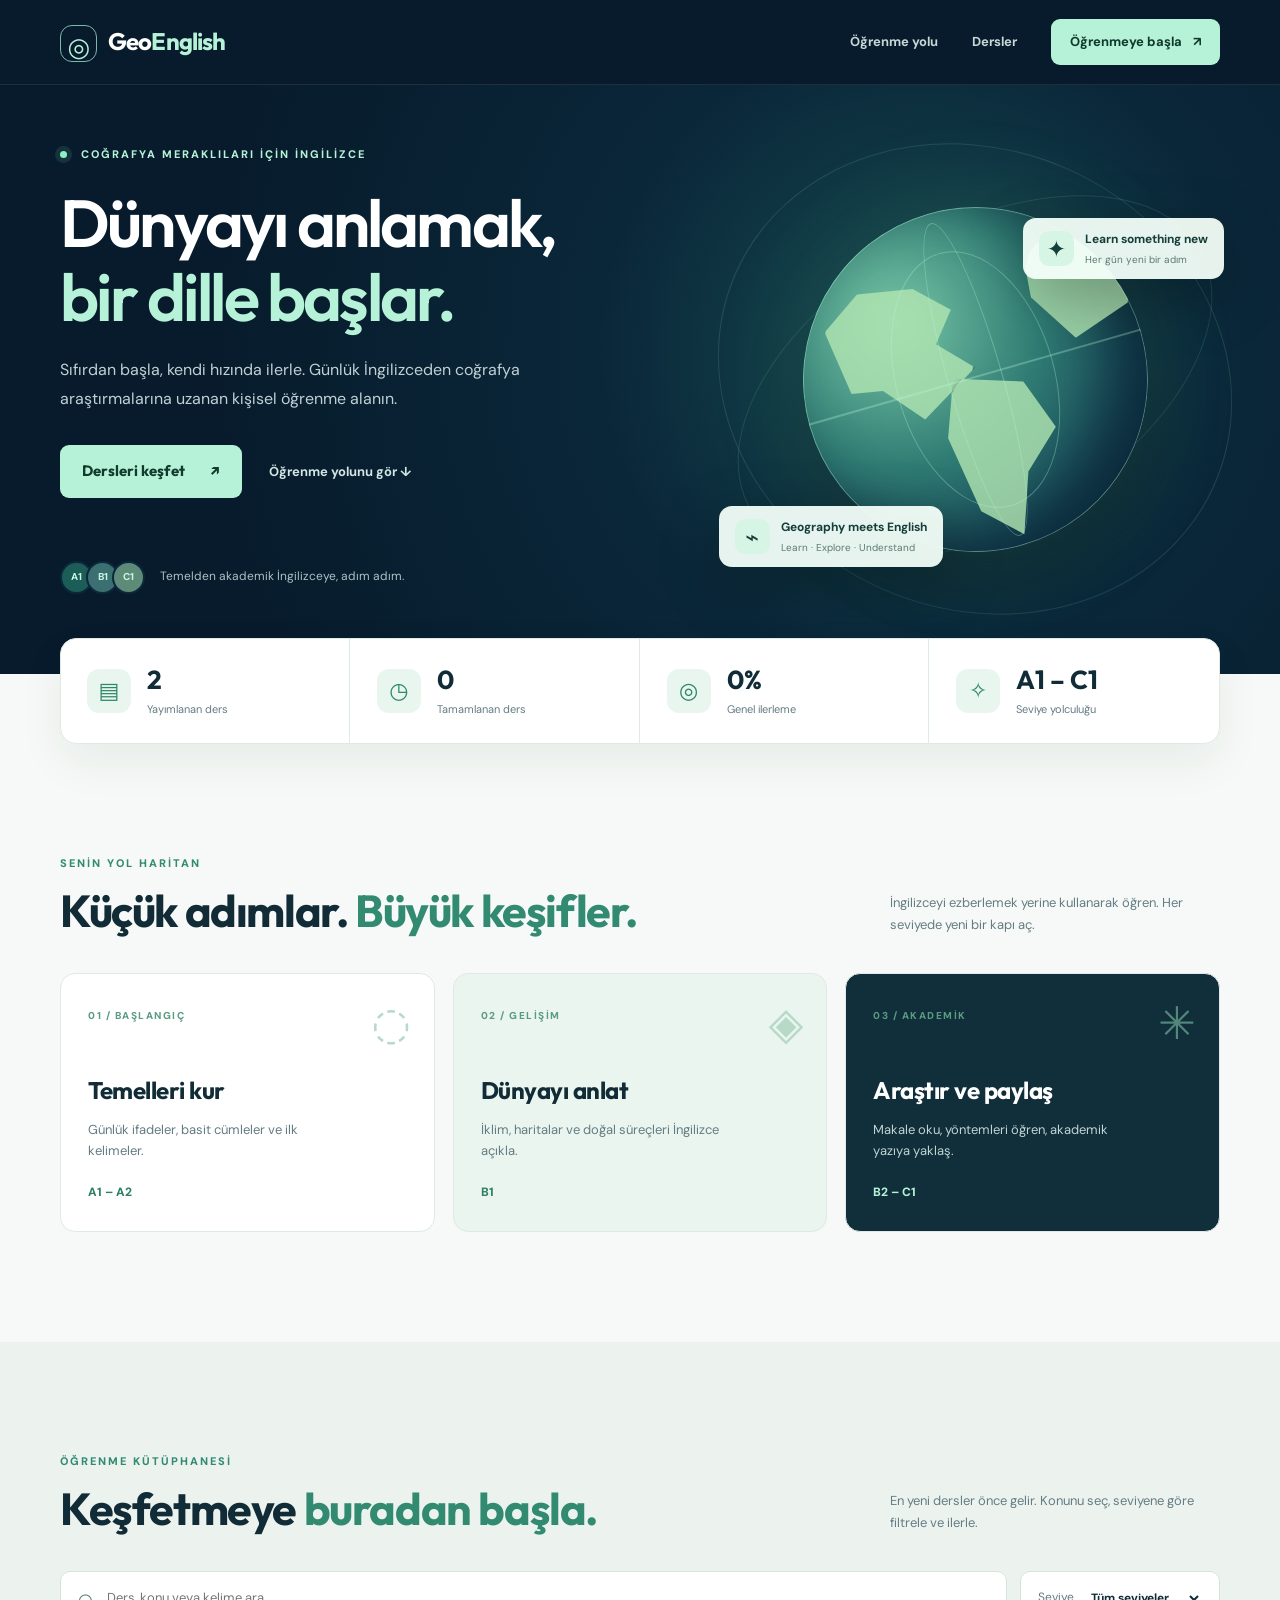
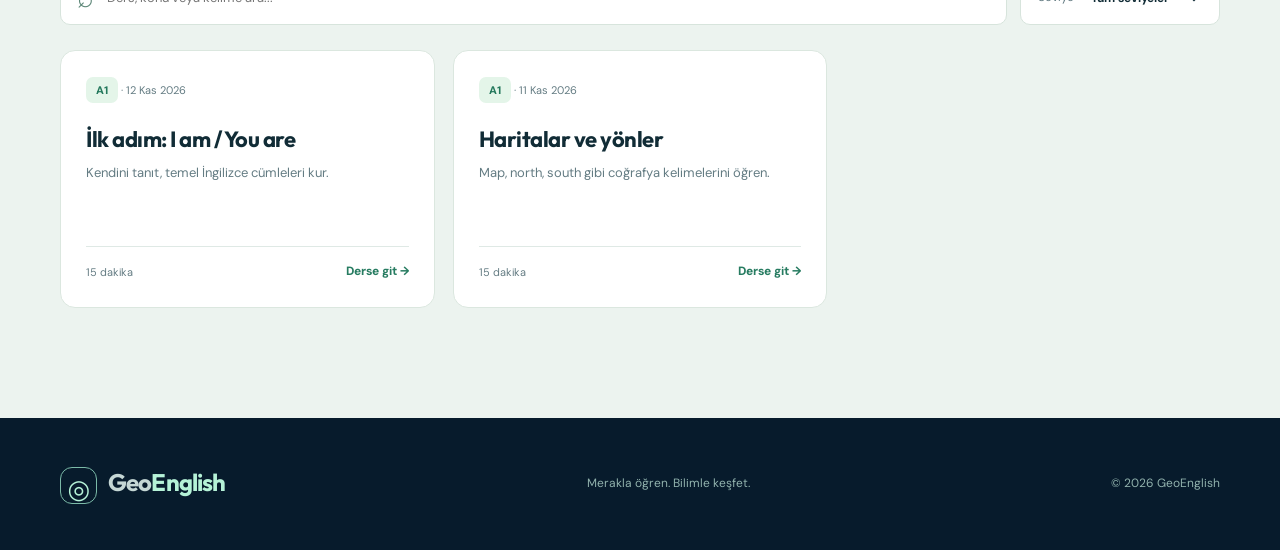
<file: index.html>
<!doctype html>
<html lang="tr"><head><meta charset="utf-8"><meta name="viewport" content="width=device-width,initial-scale=1"><meta name="theme-color" content="#071b2c"><meta name="description" content="GeoEnglish: A1'den akademik coğrafya İngilizcesine kişisel öğrenme platformu."><title>GeoEnglish | İngilizceyle dünyayı keşfet</title><link rel="stylesheet" href="css/style.css"><script defer src="js/app.js"></script></head>
<body data-page="home"><header class="site-header"><nav class="wrap nav"><a class="logo" href="index.html" aria-label="GeoEnglish ana sayfa"><span class="logo-mark">◎</span> Geo<span>English</span></a><div class="nav-right"><a href="#path">Öğrenme yolu</a><a href="#lessons">Dersler</a><a class="nav-cta" href="#lessons">Öğrenmeye başla <span>↗</span></a></div></nav></header>
<main><section class="hero"><div class="wrap hero-layout"><div class="hero-copy"><div class="eyebrow"><span class="pulse-dot"></span> COĞRAFYA MERAKLILARI İÇİN İNGİLİZCE</div><h1>Dünyayı anlamak,<br><em>bir dille başlar.</em></h1><p>Sıfırdan başla, kendi hızında ilerle. Günlük İngilizceden coğrafya araştırmalarına uzanan kişisel öğrenme alanın.</p><div class="hero-actions"><a class="button" href="#lessons">Dersleri keşfet <span>↗</span></a><a class="ghost-link" href="#path">Öğrenme yolunu gör <span>↓</span></a></div><div class="hero-foot"><div class="avatars"><span>A1</span><span>B1</span><span>C1</span></div><span>Temelden akademik İngilizceye, adım adım.</span></div></div><div class="hero-visual" aria-hidden="true"><div class="orbit orbit-one"></div><div class="orbit orbit-two"></div><div class="globe"><div class="globe-line l1"></div><div class="globe-line l2"></div><div class="globe-line l3"></div><span class="continent continent-a"></span><span class="continent continent-b"></span><span class="continent continent-c"></span></div><div class="float-note note-top"><span>✦</span><div><strong>Learn something new</strong><small>Her gün yeni bir adım</small></div></div><div class="float-note note-bottom"><span>⌁</span><div><strong>Geography meets English</strong><small>Learn · Explore · Understand</small></div></div></div></div></section>
<section class="wrap metrics" aria-label="Öğrenme istatistikleri"><div><span class="metric-icon">▤</span><div><strong id="count">—</strong><small>Yayımlanan ders</small></div></div><div><span class="metric-icon">◷</span><div><strong id="completed">0</strong><small>Tamamlanan ders</small></div></div><div><span class="metric-icon">◎</span><div><strong id="progress-percent">0%</strong><small>Genel ilerleme</small></div></div><div><span class="metric-icon">✧</span><div><strong>A1 – C1</strong><small>Seviye yolculuğu</small></div></div></section>
<section class="wrap section path-section" id="path"><div class="section-intro"><div><div class="eyebrow">SENİN YOL HARİTAN</div><h2>Küçük adımlar. <span>Büyük keşifler.</span></h2></div><p>İngilizceyi ezberlemek yerine kullanarak öğren. Her seviyede yeni bir kapı aç.</p></div><div class="path-grid"><div class="path-card"><span class="path-index">01 / BAŞLANGIÇ</span><span class="path-symbol">◌</span><h3>Temelleri kur</h3><p>Günlük ifadeler, basit cümleler ve ilk kelimeler.</p><span class="path-level">A1 – A2</span></div><div class="path-card"><span class="path-index">02 / GELİŞİM</span><span class="path-symbol">◈</span><h3>Dünyayı anlat</h3><p>İklim, haritalar ve doğal süreçleri İngilizce açıkla.</p><span class="path-level">B1</span></div><div class="path-card"><span class="path-index">03 / AKADEMİK</span><span class="path-symbol">✳</span><h3>Araştır ve paylaş</h3><p>Makale oku, yöntemleri öğren, akademik yazıya yaklaş.</p><span class="path-level">B2 – C1</span></div></div></section>
<section class="lesson-section" id="lessons"><div class="wrap section"><div class="section-intro"><div><div class="eyebrow">ÖĞRENME KÜTÜPHANESİ</div><h2>Keşfetmeye <span>buradan başla.</span></h2></div><p>En yeni dersler önce gelir. Konunu seç, seviyene göre filtrele ve ilerle.</p></div><div class="filters"><label class="search-box"><span aria-hidden="true">⌕</span><input id="search" type="search" placeholder="Ders, konu veya kelime ara..." aria-label="Ders ara"></label><label class="select-box"><span>Seviye</span><select id="level" aria-label="Seviye seç"><option value="all">Tüm seviyeler</option><option>A1</option><option>A2</option><option>B1</option><option>B2</option><option>C1</option></select></label></div><p id="status" class="status" role="status">Dersler yükleniyor...</p><div id="cards" class="cards"></div></div></section></main>
<footer><div class="wrap footer-inner"><a class="logo" href="index.html"><span class="logo-mark">◎</span> Geo<span>English</span></a><p>Merakla öğren. Bilimle keşfet.</p><small>© <span id="year">2026</span> GeoEnglish</small></div></footer></body></html>
</file>
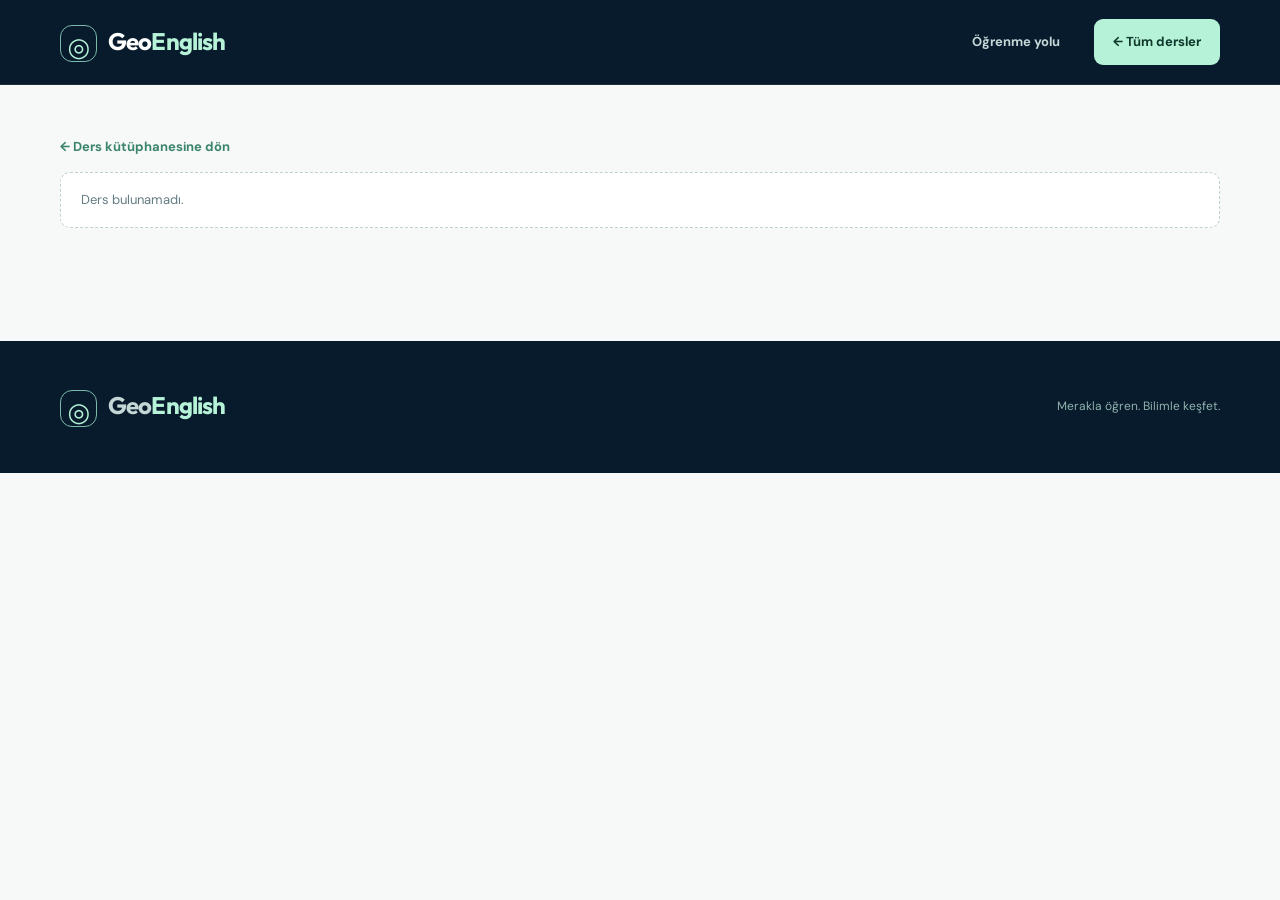
<file: lesson.html>
<!doctype html><html lang="tr"><head><meta charset="utf-8"><meta name="viewport" content="width=device-width,initial-scale=1"><meta name="theme-color" content="#071b2c"><title>Ders | GeoEnglish</title><link rel="stylesheet" href="css/style.css"><script defer src="js/app.js"></script></head><body data-page="lesson"><header class="site-header"><nav class="wrap nav"><a class="logo" href="index.html"><span class="logo-mark">◎</span> Geo<span>English</span></a><div class="nav-right"><a href="index.html#path">Öğrenme yolu</a><a class="nav-cta" href="index.html#lessons">← Tüm dersler</a></div></nav></header><main class="wrap detail"><a class="back-link" href="index.html#lessons">← Ders kütüphanesine dön</a><p id="status" class="status" role="status">Ders yükleniyor...</p><article id="article" hidden><div class="lesson-intro"><div class="eyebrow" id="meta"></div><h1 id="title"></h1><p id="description"></p><div class="lesson-pills"><span>◷ Yaklaşık 15 dakika</span><span>✦ İnteraktif alıştırmalar</span></div></div><div class="lesson-layout"><div class="lesson-main"><section class="panel"><div class="eyebrow">01 · KONU ANLATIMI</div><h2>Birlikte öğrenelim</h2><div id="content" class="article-text"></div></section><section class="panel"><div class="eyebrow">02 · KELİME KARTLARI</div><h2>Yeni kelimeler</h2><p class="muted">Her yeni kelime, dünyayı anlatmanın başka bir yolu.</p><div id="vocab" class="vocab"></div></section><section class="panel"><div class="eyebrow">03 · PRATİK</div><h2>Cümlelerle pekiştir</h2><div id="examples"></div><button id="listen" class="secondary" type="button">♫ İngilizce örnekleri dinle</button></section><section class="panel"><div class="eyebrow">04 · BİLGİNİ SINА</div><h2>Mini sınav</h2><p class="muted">Doğru cevabı seç, sonra sonuçlarını kontrol et.</p><form id="quiz"><div id="questions"></div><button class="button" type="submit">Cevapları kontrol et ↗</button></form><div id="result" role="status" aria-live="polite"></div></section><div class="lesson-bottom"><button id="finish" class="secondary" type="button">✓ Dersi tamamladım</button><a class="ghost-link" href="index.html#lessons">Diğer dersleri keşfet →</a></div></div><aside class="lesson-sidebar"><div class="side-card"><span class="eyebrow">ÖĞRENME NOTU</span><h3>Az ama düzenli.</h3><p>Bir konuyu bitirdikten sonra örnek cümleleri sesli tekrar et. Yeni kelimelerle kendi cümleni kurmayı dene.</p><div class="side-divider"></div><span class="side-small">GeoEnglish · Kendi hızında öğren</span></div></aside></div></article></main><footer><div class="wrap footer-inner"><a class="logo" href="index.html"><span class="logo-mark">◎</span> Geo<span>English</span></a><p>Merakla öğren. Bilimle keşfet.</p></div></footer></body></html>
</file>
<file: css/style.css>
@import url('https://fonts.googleapis.com/css2?family=DM+Sans:wght@400;500;600;700;800&family=Outfit:wght@400;500;600;700;800&display=swap');
:root{--navy:#071b2c;--navy2:#0b293c;--mint:#b5f2d7;--green:#216e59;--ink:#112c36;--muted:#647c83;--paper:#f6f9f7;--line:#dfe9e5;--white:#fff}*{box-sizing:border-box}html{scroll-behavior:smooth}body{margin:0;font:16px/1.65 'DM Sans',system-ui,sans-serif;background:var(--paper);color:var(--ink)}h1,h2,h3,.logo,.button{font-family:'Outfit',system-ui,sans-serif}a{text-decoration:none;color:inherit}button,input,select{font:inherit}button{cursor:pointer}.wrap{width:min(1160px,calc(100% - 44px));margin-inline:auto}.site-header{background:var(--navy);color:#fff;border-bottom:1px solid #ffffff18}.nav{min-height:84px;display:flex;align-items:center;justify-content:space-between;gap:20px}.logo{font-size:24px;font-weight:700;letter-spacing:-.9px;white-space:nowrap}.logo>span:last-child{color:var(--mint)}.logo-mark{display:inline-grid;place-items:center;width:37px;height:37px;margin-right:7px;border:1px solid #7bbaa8;border-radius:12px;color:var(--mint);font-size:26px;vertical-align:middle}.nav-right{display:flex;align-items:center;gap:34px;font-size:13px;font-weight:700}.nav-right>a:not(.nav-cta){color:#c6d7d7}.nav-right a:hover{color:var(--mint)}.nav-cta{background:var(--mint);color:#10392d!important;padding:12px 19px;border-radius:9px}.nav-cta span{margin-left:8px}.hero{overflow:hidden;background:radial-gradient(circle at 72% 45%,#174b50 0,#0a2739 33%,#071b2c 73%);color:#fff}.hero-layout{min-height:570px;display:grid;grid-template-columns:1.13fr .87fr;align-items:center;gap:35px}.hero-copy{padding:60px 0 80px;position:relative;z-index:2}.eyebrow{font-size:11px;letter-spacing:2px;font-weight:800;color:#318a71}.hero .eyebrow{color:var(--mint)}.pulse-dot{display:inline-block;width:7px;height:7px;border-radius:50%;background:#8cf0bf;margin-right:9px;box-shadow:0 0 0 5px #8cf0bf1c}.hero h1{font-size:clamp(45px,5.2vw,72px);letter-spacing:-2.8px;line-height:1.11;margin:23px 0 21px;font-weight:600}.hero h1 em{font-style:normal;color:var(--mint)}.hero p{color:#c0d1d4;max-width:520px;font-size:16px;line-height:1.85}.hero-actions{display:flex;gap:27px;align-items:center;margin-top:31px}.button{display:inline-flex;align-items:center;justify-content:center;gap:25px;padding:14px 22px;background:var(--mint);color:#123a2e;border:0;border-radius:9px;font-size:15px;font-weight:700;transition:transform .2s,background .2s}.button:hover,.nav-cta:hover{background:#d4ffe9;transform:translateY(-2px)}.ghost-link{color:inherit;font-size:13px;font-weight:700}.hero .ghost-link{color:#d1e5e2}.hero-foot{display:flex;align-items:center;gap:15px;margin-top:63px;color:#a9c2c5;font-size:12px}.avatars{display:flex;padding-left:7px}.avatars span{display:grid;place-items:center;width:33px;height:33px;margin-left:-7px;border-radius:50%;background:#1d5d57;border:2px solid #0b293c;color:#c4f7e2;font-weight:800;font-size:10px}.avatars span:nth-child(2){background:#3c6f71}.avatars span:nth-child(3){background:#5e8b78}.hero-visual{height:470px;position:relative;display:grid;place-items:center}.globe{position:relative;width:min(345px,85%);aspect-ratio:1;border-radius:50%;overflow:hidden;background:radial-gradient(circle at 32% 28%,#77c7a6,#307c74 42%,#164758 76%,#0c3448);box-shadow:inset -32px -24px 55px #071b2c99,0 0 95px #5fcda22b,0 28px 65px #0005;transform:rotate(-16deg)}.globe:before{content:'';position:absolute;inset:0;border:1px solid #c4ffe366;border-radius:50%;z-index:4}.globe-line{position:absolute;inset:12% 27%;border:1px solid #baf4db50;border-radius:50%;z-index:3}.l2{inset:3% 42%}.l3{inset:49% -5%;border-radius:0;height:1px}.continent{position:absolute;background:#b0e5b1;opacity:.82;filter:drop-shadow(0 2px 3px #083c41);border-radius:44% 55% 60% 36%}.continent-a{width:43%;height:42%;top:16%;left:10%;clip-path:polygon(4% 21%,32% 2%,69% 9%,90% 30%,74% 50%,95% 73%,53% 98%,31% 71%,10% 67%)}.continent-b{width:34%;height:49%;top:48%;left:37%;clip-path:polygon(20% 0,77% 13%,93% 44%,60% 65%,42% 100%,12% 80%,2% 33%)}.continent-c{width:32%;height:33%;top:15%;right:-4%;clip-path:polygon(4% 8%,71% 0,100% 32%,83% 78%,29% 95%,0 50%)}.orbit{position:absolute;width:460px;height:460px;border:1px solid #9fd7bd24;border-radius:50%;transform:rotate(24deg) scaleX(1.14)}.orbit-two{width:520px;height:300px;transform:rotate(-30deg)}.float-note{position:absolute;display:flex;align-items:center;gap:11px;background:#f5fff9f0;color:#143e38;padding:13px 16px;border-radius:13px;box-shadow:0 18px 60px #0004;z-index:5}.float-note>span{display:grid;place-items:center;width:35px;height:35px;border-radius:10px;background:#d7f5e5;font-size:23px}.float-note strong,.float-note small{display:block;line-height:1.3}.float-note strong{font-size:12px}.float-note small{font-size:10px;color:#5c7b74;margin-top:5px}.note-top{right:-4px;top:74px}.note-bottom{left:-12px;bottom:47px}.metrics{position:relative;z-index:6;display:grid;grid-template-columns:repeat(4,1fr);gap:1px;margin-top:-36px;background:var(--white);box-shadow:0 18px 45px #102b2710;border:1px solid var(--line);border-radius:16px;overflow:hidden}.metrics>div{display:flex;align-items:center;gap:16px;padding:25px 26px;border-right:1px solid var(--line)}.metrics>div:last-child{border:0}.metric-icon{display:grid;place-items:center;width:44px;height:44px;flex:none;border-radius:12px;background:#e9f6ef;color:#2b8768;font-size:22px}.metrics strong,.metrics small{display:block}.metrics strong{font:700 26px/1.2 'Outfit',sans-serif}.metrics small{font-size:11px;color:var(--muted);margin-top:5px}.section{padding-top:110px;padding-bottom:110px}.section-intro{display:flex;justify-content:space-between;align-items:end;gap:30px;margin-bottom:35px}.section-intro h2{font-size:clamp(30px,3.5vw,45px);letter-spacing:-1.4px;line-height:1.2;margin:12px 0 0}.section-intro h2 span{color:#328a70}.section-intro>p{max-width:330px;font-size:13px;color:var(--muted);margin:0 0 3px}.path-grid{display:grid;grid-template-columns:repeat(3,1fr);gap:18px}.path-card{position:relative;min-height:245px;background:#fff;border:1px solid var(--line);border-radius:15px;padding:27px;overflow:hidden}.path-card:nth-child(2){background:#e9f5ee}.path-card:nth-child(3){background:#102f3b;color:white}.path-index{font-size:10px;font-weight:800;letter-spacing:1.5px;color:#5a9b81}.path-symbol{position:absolute;right:23px;top:13px;font-size:45px;color:#b6d9c8}.path-card:nth-child(3) .path-symbol{color:#53877b}.path-card h3{font-size:24px;letter-spacing:-.5px;margin:44px 0 8px}.path-card p{font-size:13px;color:var(--muted);max-width:255px;margin:0}.path-card:nth-child(3) p{color:#c2d3d2}.path-level{display:inline-block;margin-top:21px;color:#2d8066;font-weight:800;font-size:12px}.path-card:nth-child(3) .path-level{color:var(--mint)}.lesson-section{background:#ecf3ef}.filters{display:flex;gap:13px;margin-bottom:25px}.search-box{flex:1;display:flex;align-items:center;gap:13px;background:#fff;border:1px solid #d7e4dc;border-radius:10px;padding:0 16px}.search-box>span{font-size:28px;color:#5e8879}.search-box input{width:100%;padding:15px 0;border:0;outline:0;color:var(--ink);background:transparent;font-size:13px}.select-box{display:flex;align-items:center;gap:13px;background:#fff;border:1px solid #d7e4dc;border-radius:10px;padding:0 17px;font-size:12px;color:var(--muted)}.select-box select{border:0;outline:0;background:transparent;color:var(--ink);font-weight:700;min-width:115px}.cards{display:grid;grid-template-columns:repeat(3,minmax(0,1fr));gap:18px}.card{display:flex;flex-direction:column;min-height:258px;background:#fff;border:1px solid #dbe7df;border-radius:15px;padding:25px;transition:transform .2s,box-shadow .2s}.card:hover{transform:translateY(-4px);box-shadow:0 20px 35px #163e3012}.card h3{font-size:22px;line-height:1.3;letter-spacing:-.5px;margin:22px 0 9px}.card p{color:var(--muted);font-size:13px;margin:0;flex:1}.badge{display:inline-block;background:#e4f5e9;color:#25795d;border-radius:7px;padding:4px 10px;font-weight:800;font-size:11px}.muted{color:var(--muted)}.card .muted{font-size:11px}.bottom{display:flex;justify-content:space-between;align-items:center;gap:12px;border-top:1px solid var(--line);margin-top:22px;padding-top:15px}.link{color:#277c61;font-size:12px;font-weight:800}.status{background:#fff;padding:16px 20px;border:1px dashed #bfd2c6;border-radius:10px;color:var(--muted);font-size:13px}.status[hidden]{display:none}footer{background:#071b2c;color:#c5d7d5}.footer-inner{min-height:132px;display:flex;justify-content:space-between;align-items:center;gap:20px}.footer-inner p,.footer-inner small{font-size:12px;color:#91b2ad}.detail{padding-top:48px;padding-bottom:100px}.back-link{font-size:13px;color:#3b846c;font-weight:700}.lesson-intro{padding:45px 0 36px;max-width:780px}.lesson-intro h1{font-size:clamp(36px,5vw,58px);letter-spacing:-1.8px;line-height:1.12;margin:16px 0}.lesson-intro>p{font-size:16px;color:var(--muted)}.lesson-pills{display:flex;flex-wrap:wrap;gap:10px;margin-top:23px}.lesson-pills span{font-size:12px;background:#e4f2e9;color:#30735d;padding:7px 12px;border-radius:100px}.lesson-layout{display:grid;grid-template-columns:minmax(0,1fr) 255px;gap:25px;align-items:start}.panel{background:#fff;border:1px solid var(--line);border-radius:16px;padding:33px;margin-bottom:20px}.panel h2{font-size:26px;letter-spacing:-.5px;margin:8px 0 15px}.article-text{white-space:pre-line;color:#3b5960}.article-text iframe{display:block;width:100%;border:0;border-radius:10px;background:#f3f9f6}.vocab{display:grid;grid-template-columns:repeat(2,minmax(0,1fr));gap:10px}.vocab>div,.example{border:1px solid #e2ebe5;background:#f7faf8;border-radius:10px;padding:15px}.vocab strong,.vocab small,.example strong,.example small{display:block}.vocab strong,.example strong{font-size:15px}.vocab small,.example small{font-size:12px;color:var(--muted);margin-top:4px}.example{margin-bottom:10px}.secondary{border:1px solid #b9d9c7;border-radius:9px;background:#e4f6e9;color:#246b52;padding:12px 17px;font-size:13px;font-weight:800;margin-top:15px}.secondary:hover{background:#d2f1de}.question{border:0;border-top:1px solid var(--line);margin:15px 0;padding:18px 0}.question legend{font-size:14px;font-weight:800;padding-top:12px}.option{display:flex;align-items:center;gap:11px;background:#f7faf8;border:1px solid #e2ebe5;padding:12px 14px;margin:9px 0;border-radius:8px;cursor:pointer;font-size:13px}.option:has(input:checked){border-color:#2c9b72;background:#e6f7ec}.option input{accent-color:#278e67}#result{margin-top:18px;font-weight:700;color:#23795b}.lesson-bottom{display:flex;align-items:center;justify-content:space-between;gap:15px}.lesson-sidebar{position:sticky;top:25px}.side-card{padding:27px;background:#10333e;color:#fff;border-radius:15px}.side-card h3{font-size:23px;line-height:1.2;margin:16px 0}.side-card p{font-size:13px;color:#c5d9d5}.side-card .eyebrow{color:#b5f2d7}.side-divider{height:1px;background:#ffffff28;margin:25px 0}.side-small{font-size:11px;color:#93b7b0}@media(max-width:950px){.hero-layout{grid-template-columns:1fr .75fr}.hero-visual{height:360px}.orbit{width:330px;height:330px}.orbit-two{width:380px;height:230px}.float-note{display:none}.metrics>div{padding:18px 14px}.cards{grid-template-columns:repeat(2,1fr)}.lesson-layout{grid-template-columns:1fr}.lesson-sidebar{display:none}}@media(max-width:680px){.wrap{width:min(100% - 32px,1160px)}.nav{min-height:70px}.logo{font-size:21px}.nav-right{gap:10px}.nav-right>a:not(.nav-cta){display:none}.nav-cta{padding:10px 12px;font-size:11px}.hero-layout{display:block;min-height:0}.hero-copy{padding:65px 0 45px}.hero h1{font-size:46px;letter-spacing:-1.8px}.hero p{font-size:14px}.hero-actions{flex-wrap:wrap;gap:18px}.hero-foot{margin-top:40px}.hero-visual{height:280px;margin-top:-15px}.globe{width:230px}.orbit{width:280px;height:280px}.orbit-two{width:300px;height:180px}.metrics{grid-template-columns:repeat(2,1fr);margin-top:0;border-radius:0 0 14px 14px}.metrics>div{border-bottom:1px solid var(--line)}.metric-icon{width:37px;height:37px}.metrics strong{font-size:22px}.section{padding-top:68px;padding-bottom:75px}.section-intro{display:block}.section-intro h2{font-size:34px}.section-intro>p{margin-top:17px}.path-grid,.cards{grid-template-columns:1fr}.path-card{min-height:225px}.filters{flex-direction:column}.search-box,.select-box{min-height:51px}.footer-inner{flex-wrap:wrap;padding:27px 0;gap:8px}.footer-inner p{width:100%;margin:0}.detail{padding-top:30px}.lesson-intro{padding:30px 0}.panel{padding:22px}.vocab{grid-template-columns:1fr}.lesson-bottom{flex-wrap:wrap}}@media(prefers-reduced-motion:reduce){html{scroll-behavior:auto}*,*:before,*:after{transition:none!important}}
</file>
